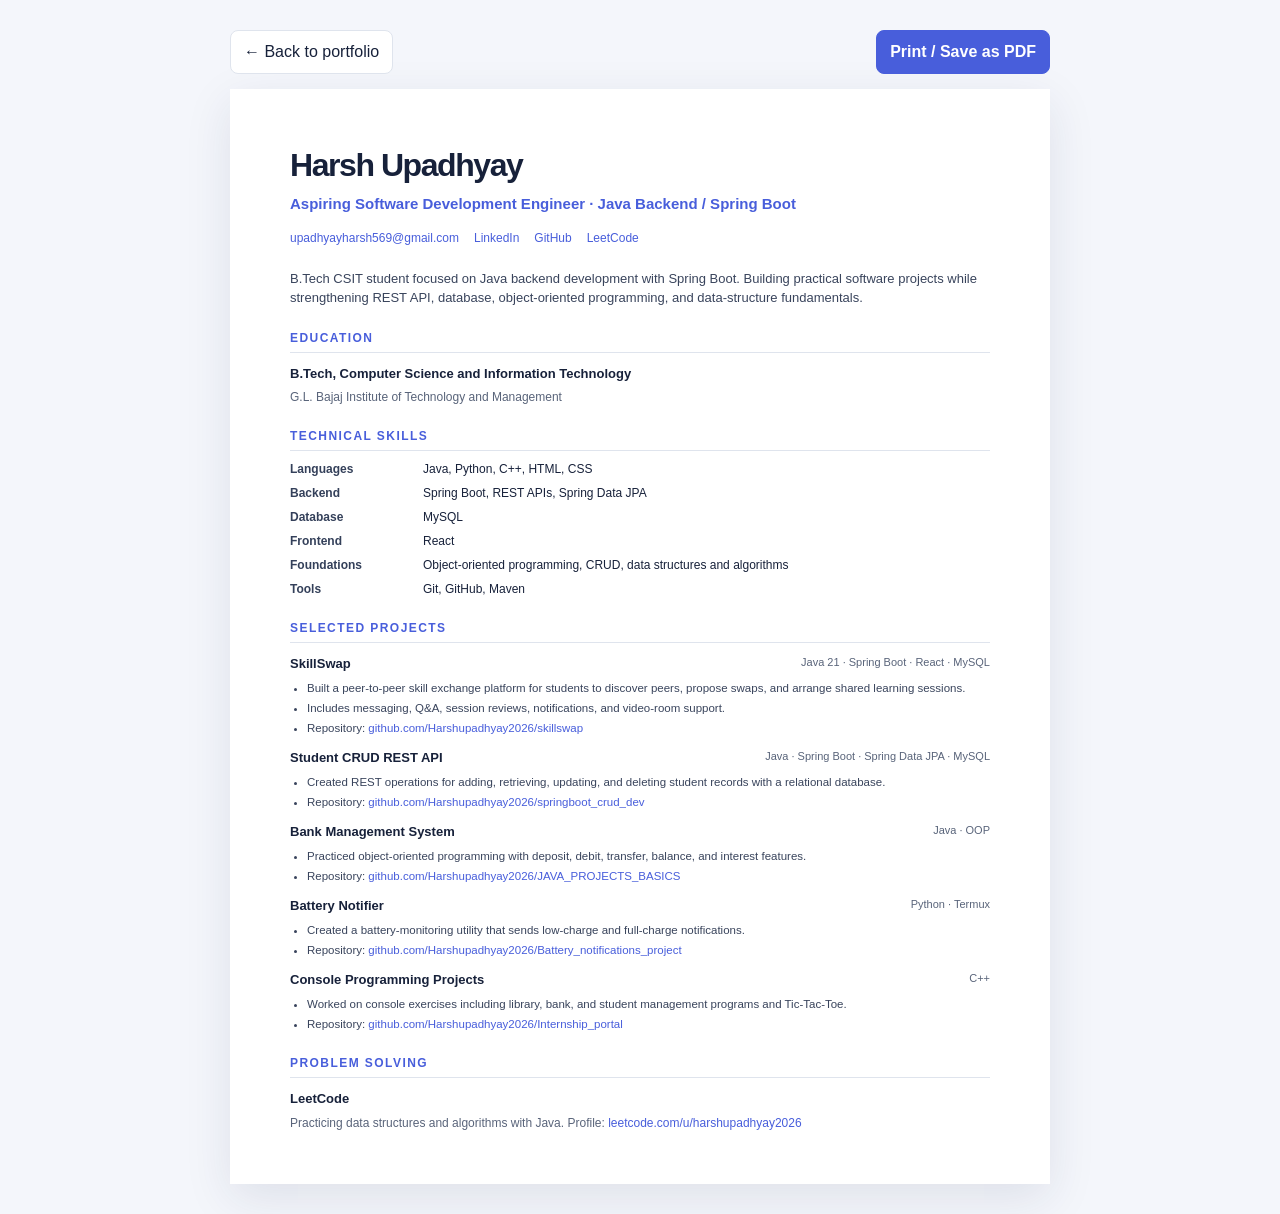
<file: resume.html>
<!doctype html>
<html lang="en">
  <head>
    <meta charset="utf-8">
    <meta name="viewport" content="width=device-width, initial-scale=1">
    <meta name="description" content="Resume of Harsh Upadhyay, B.Tech CSIT student and aspiring software developer.">
    <title>Resume | Harsh Upadhyay</title>
    <style>
      :root { color-scheme: light; --ink: #17213a; --muted: #59647a; --accent: #485edb; --line: #dfe4ed; }
      * { box-sizing: border-box; }
      body { margin: 0; padding: 30px 18px; color: var(--ink); background: #f4f6fb; font-family: Arial, Helvetica, sans-serif; line-height: 1.5; }
      .toolbar { width: min(820px, 100%); display: flex; justify-content: space-between; align-items: center; gap: 14px; margin: 0 auto 15px; }
      .toolbar a, .toolbar button { border: 1px solid var(--line); border-radius: 8px; padding: 9px 13px; color: var(--ink); background: white; font: inherit; text-decoration: none; cursor: pointer; }
      .toolbar button { color: white; border-color: var(--accent); background: var(--accent); font-weight: 700; }
      .sheet { width: min(820px, 100%); min-height: 1056px; margin: 0 auto; padding: 52px 60px; background: white; box-shadow: 0 14px 44px rgba(30, 43, 82, .1); }
      h1 { margin: 0; font-size: 32px; letter-spacing: -.045em; }
      .headline { margin: 4px 0 13px; color: var(--accent); font-size: 15px; font-weight: 700; }
      .contact { display: flex; flex-wrap: wrap; gap: 5px 15px; margin-bottom: 22px; color: var(--muted); font-size: 12px; }
      a { color: var(--accent); text-decoration: none; }
      .summary { margin: 0; color: #39445c; font-size: 13px; }
      section { margin-top: 21px; }
      h2 { margin: 0 0 9px; padding-bottom: 5px; border-bottom: 1px solid var(--line); color: var(--accent); font-size: 12px; letter-spacing: .12em; text-transform: uppercase; }
      h3 { margin: 0; font-size: 13px; }
      p { margin: 5px 0 0; color: var(--muted); font-size: 12px; }
      .entry { margin-top: 11px; }
      .entry-top { display: flex; justify-content: space-between; gap: 16px; }
      .subtle { color: var(--muted); font-size: 11px; }
      ul { margin: 6px 0 0; padding-left: 17px; color: #39445c; font-size: 11.5px; }
      li { margin: 3px 0; }
      .skills { display: grid; grid-template-columns: 120px 1fr; gap: 6px 13px; font-size: 12px; }
      .skills strong { color: #34405a; }
      @media (max-width: 600px) {
        body { padding: 15px 9px; }
        .sheet { min-height: 0; padding: 32px 24px; }
        .entry-top { display: block; }
      }
      @media print {
        @page { size: A4; margin: 15mm; }
        body { padding: 0; background: white; }
        .toolbar { display: none; }
        .sheet { width: auto; min-height: 0; margin: 0; padding: 0; box-shadow: none; }
        a { color: inherit; }
        section, .entry { break-inside: avoid; }
      }
    </style>
  </head>
  <body>
    <div class="toolbar" aria-label="Resume actions">
      <a href="./">← Back to portfolio</a>
      <button type="button" onclick="window.print()">Print / Save as PDF</button>
    </div>
    <main class="sheet">
      <header>
        <h1>Harsh Upadhyay</h1>
        <p class="headline">Aspiring Software Development Engineer · Java Backend / Spring Boot</p>
        <div class="contact">
          <a href="mailto:upadhyayharsh569@gmail.com">upadhyayharsh569@gmail.com</a>
          <a href="https://www.linkedin.com/in/harsh-upadhyay-96b903335/">LinkedIn</a>
          <a href="https://github.com/Harshupadhyay2026">GitHub</a>
          <a href="https://leetcode.com/u/harshupadhyay2026/">LeetCode</a>
        </div>
        <p class="summary">
          B.Tech CSIT student focused on Java backend development with Spring Boot. Building practical
          software projects while strengthening REST API, database, object-oriented programming, and
          data-structure fundamentals.
        </p>
      </header>

      <section>
        <h2>Education</h2>
        <div class="entry">
          <div class="entry-top">
            <h3>B.Tech, Computer Science and Information Technology</h3>
          </div>
          <p>G.L. Bajaj Institute of Technology and Management</p>
        </div>
      </section>

      <section>
        <h2>Technical Skills</h2>
        <div class="skills">
          <strong>Languages</strong><span>Java, Python, C++, HTML, CSS</span>
          <strong>Backend</strong><span>Spring Boot, REST APIs, Spring Data JPA</span>
          <strong>Database</strong><span>MySQL</span>
          <strong>Frontend</strong><span>React</span>
          <strong>Foundations</strong><span>Object-oriented programming, CRUD, data structures and algorithms</span>
          <strong>Tools</strong><span>Git, GitHub, Maven</span>
        </div>
      </section>

      <section>
        <h2>Selected Projects</h2>
        <div class="entry">
          <div class="entry-top"><h3>SkillSwap</h3><span class="subtle">Java 21 · Spring Boot · React · MySQL</span></div>
          <ul>
            <li>Built a peer-to-peer skill exchange platform for students to discover peers, propose swaps, and arrange shared learning sessions.</li>
            <li>Includes messaging, Q&A, session reviews, notifications, and video-room support.</li>
            <li>Repository: <a href="https://github.com/Harshupadhyay2026/skillswap">github.com/Harshupadhyay2026/skillswap</a></li>
          </ul>
        </div>
        <div class="entry">
          <div class="entry-top"><h3>Student CRUD REST API</h3><span class="subtle">Java · Spring Boot · Spring Data JPA · MySQL</span></div>
          <ul>
            <li>Created REST operations for adding, retrieving, updating, and deleting student records with a relational database.</li>
            <li>Repository: <a href="https://github.com/Harshupadhyay2026/springboot_crud_dev">github.com/Harshupadhyay2026/springboot_crud_dev</a></li>
          </ul>
        </div>
        <div class="entry">
          <div class="entry-top"><h3>Bank Management System</h3><span class="subtle">Java · OOP</span></div>
          <ul>
            <li>Practiced object-oriented programming with deposit, debit, transfer, balance, and interest features.</li>
            <li>Repository: <a href="https://github.com/Harshupadhyay2026/JAVA_PROJECTS_BASICS">github.com/Harshupadhyay2026/JAVA_PROJECTS_BASICS</a></li>
          </ul>
        </div>
        <div class="entry">
          <div class="entry-top"><h3>Battery Notifier</h3><span class="subtle">Python · Termux</span></div>
          <ul>
            <li>Created a battery-monitoring utility that sends low-charge and full-charge notifications.</li>
            <li>Repository: <a href="https://github.com/Harshupadhyay2026/Battery_notifications_project">github.com/Harshupadhyay2026/Battery_notifications_project</a></li>
          </ul>
        </div>
        <div class="entry">
          <div class="entry-top"><h3>Console Programming Projects</h3><span class="subtle">C++</span></div>
          <ul>
            <li>Worked on console exercises including library, bank, and student management programs and Tic-Tac-Toe.</li>
            <li>Repository: <a href="https://github.com/Harshupadhyay2026/Internship_portal">github.com/Harshupadhyay2026/Internship_portal</a></li>
          </ul>
        </div>
      </section>

      <section>
        <h2>Problem Solving</h2>
        <div class="entry">
          <h3>LeetCode</h3>
          <p>Practicing data structures and algorithms with Java. Profile: <a href="https://leetcode.com/u/harshupadhyay2026/">leetcode.com/u/harshupadhyay2026</a></p>
        </div>
      </section>
    </main>
  </body>
</html>
</file>
